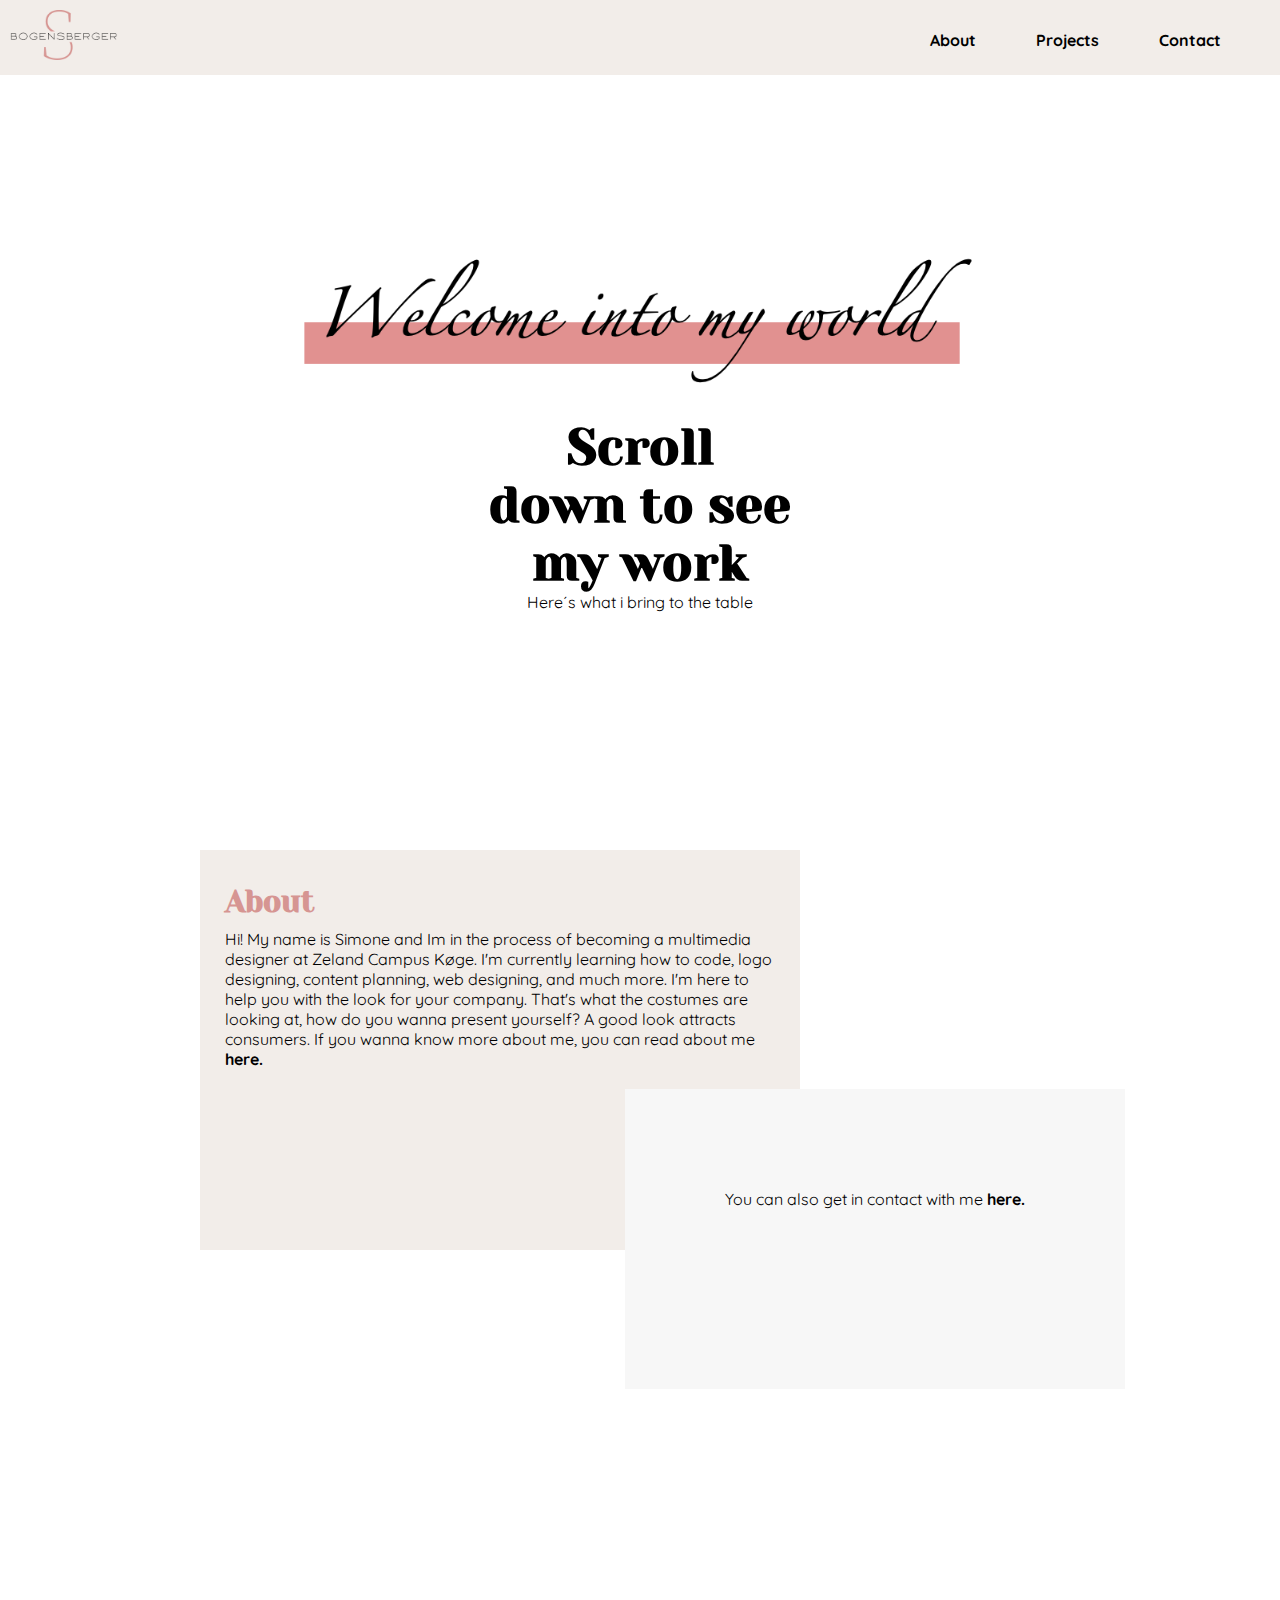
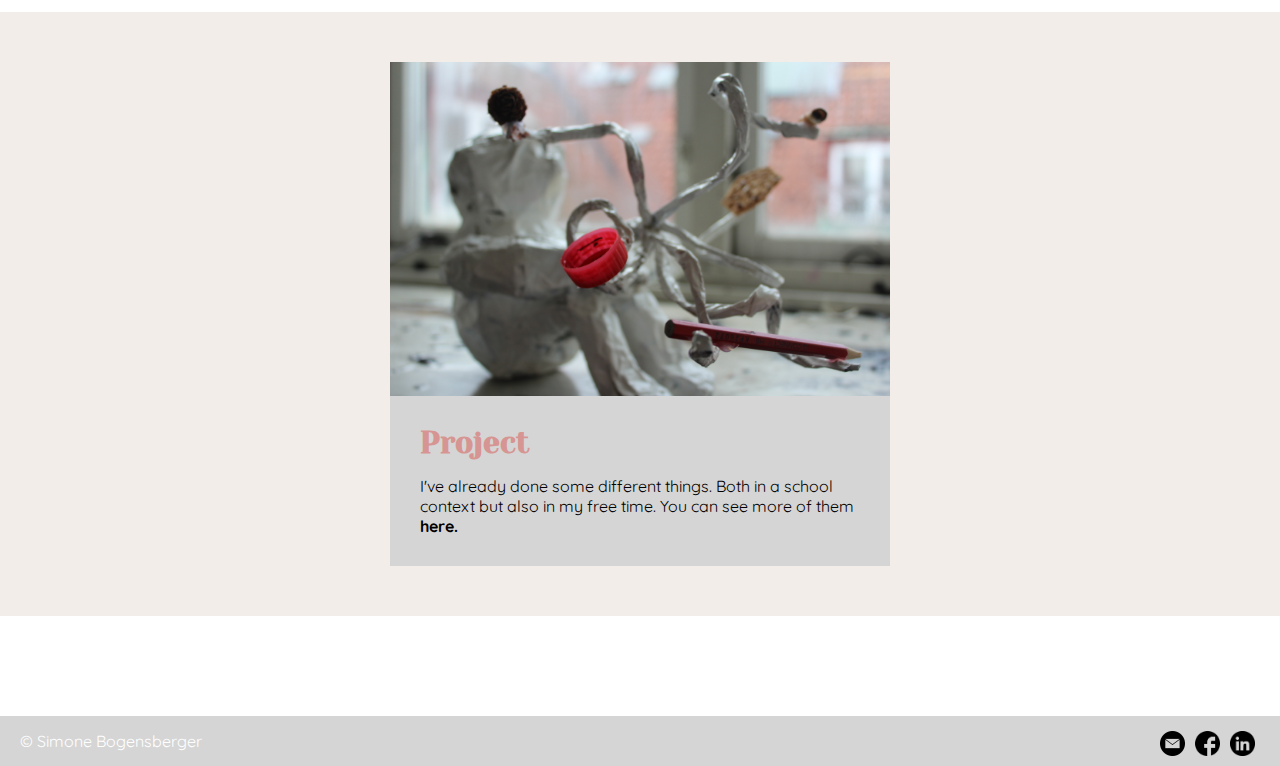
<file: Kodning/index.html>
<!DOCTYPE html>
<html lang="en" dir="ltr">

<head>
  <meta charset="utf-8">
  <meta name="viewport" content="width=device-width, initial-scale=1.0">
  <title>Simone Bogensberger</title>
  <link rel="icon" type="image/x-icon" href="favicon.ico">

  <link rel="stylesheet" href="style.css">
</head>

<header>
  <!--Header start - venstre side af menuen-->
  <a href="index.html"><img class="logo_image" src="logo_færdig.png" alt="logo"></a>


  <!--Burger menu - start-->
    <!--for at lave menuen er denne kilde brugt https://www.youtube.com/watch?v=sjrp1FEHnyA-->
  <input type="checkbox" class="menu_btn" id="menu_btn">
  <!--dette er det der gør man kan åbe og lukke menuen-->
  <label for="menu_btn" class="menu_icon"><span class="nav_icon"></span> </label>
  <!--Span er det man designer de tre burgermenu linjer på-->
  <ul class="menu">
    <li><a href="About.html">About </a></li>
    <li><a href="Project.html">Projects</a></li>
    <li><a href="contact.html">Contact </a></li>
  </ul>
  <!--Burger menu - slut-->
</header>

<main>

  <!--Første sektionm, dette man ser når man kommer ind START-->
  <section class="intro">
    <img class="intro_billede" src="welcome_done.png" alt="Welcome">
    <h2 class="intro_overskrift">Scroll </h2>
    <h2 class="intro_overskrift">down to see </h2>
    <h2 class="intro_overskrift">my work</h2>

    <p class="text_intro">Here´s what i bring to the table</p>
  </section>
  <!--SLUT-->

  <!--sektion om mig hvor man bliver sendt videre til "about" START-->
  <section class="om_mig">
        <h2 class="name_cv">About</h2>
        <p class="tekst_about_intro">Hi! My name is Simone and Im in the process of becoming a multimedia designer at Zeland Campus Køge.
          I'm currently learning how to code, logo designing, content planning, web designing, and much more. 
          I'm here to help you with the look for your company. That's what the costumes are looking at, how do you wanna
          present yourself? A good look attracts consumers. If you wanna know more about me, you can read about me 
          <a href="About.html"> <strong>here.</strong></a>
        </p>

        <p class="desktop_intro"> You can also get in contact 
          with me  <a href="contact.html"> <strong>here.</strong></a>
        </p>
  </section>
    <!--SLUT-->

  <!--sektion som henviser videre til "projekt" siden START-->
  <section class="project">
    <div class="project_billede">
      <img class="dukke" src="dukke.JPG" alt="project">

      <div class="tekst_project">
        <h2 class="name_project">Project</h2>
        <p class="tekst_projekt_intro">
          I've already done some different things. Both in a 
          school context but also in my free time. You can 
          see more of them
          <a href="Project.html">here.</a>
        </p>
      </div>
    </div>
  </section>
    <!--SLUT-->
</main>

<footer>
  <!--Iconerne er taget for icon-icons.com-->
  <p class="copyrigt">© Simone Bogensberger</p>
  <div class="sociale_medier">
    <div class="mail">
      <a href="mailto:simone.bogensberger@gmail.com" target="_blank"><img class="mail_logo" src="mail.png" alt="mail_logo"></a>
    </div>
    <div class="facebook">
      <a href="https://www.facebook.com/profile.php?id=1824813983"><img class="facebook_logo" src="facebook.png" alt="facebook_logo"></a>
    </div>
    <div class="linkedin">
      <a href="https://www.linkedin.com/in/simone-bogensberger-5313471b5/"><img class="linkedin_logo" src="linkedin.png" alt="linkedin_logo_logo"></a>
    </div>
  </div>
</footer>
</body>
</html>
</file>
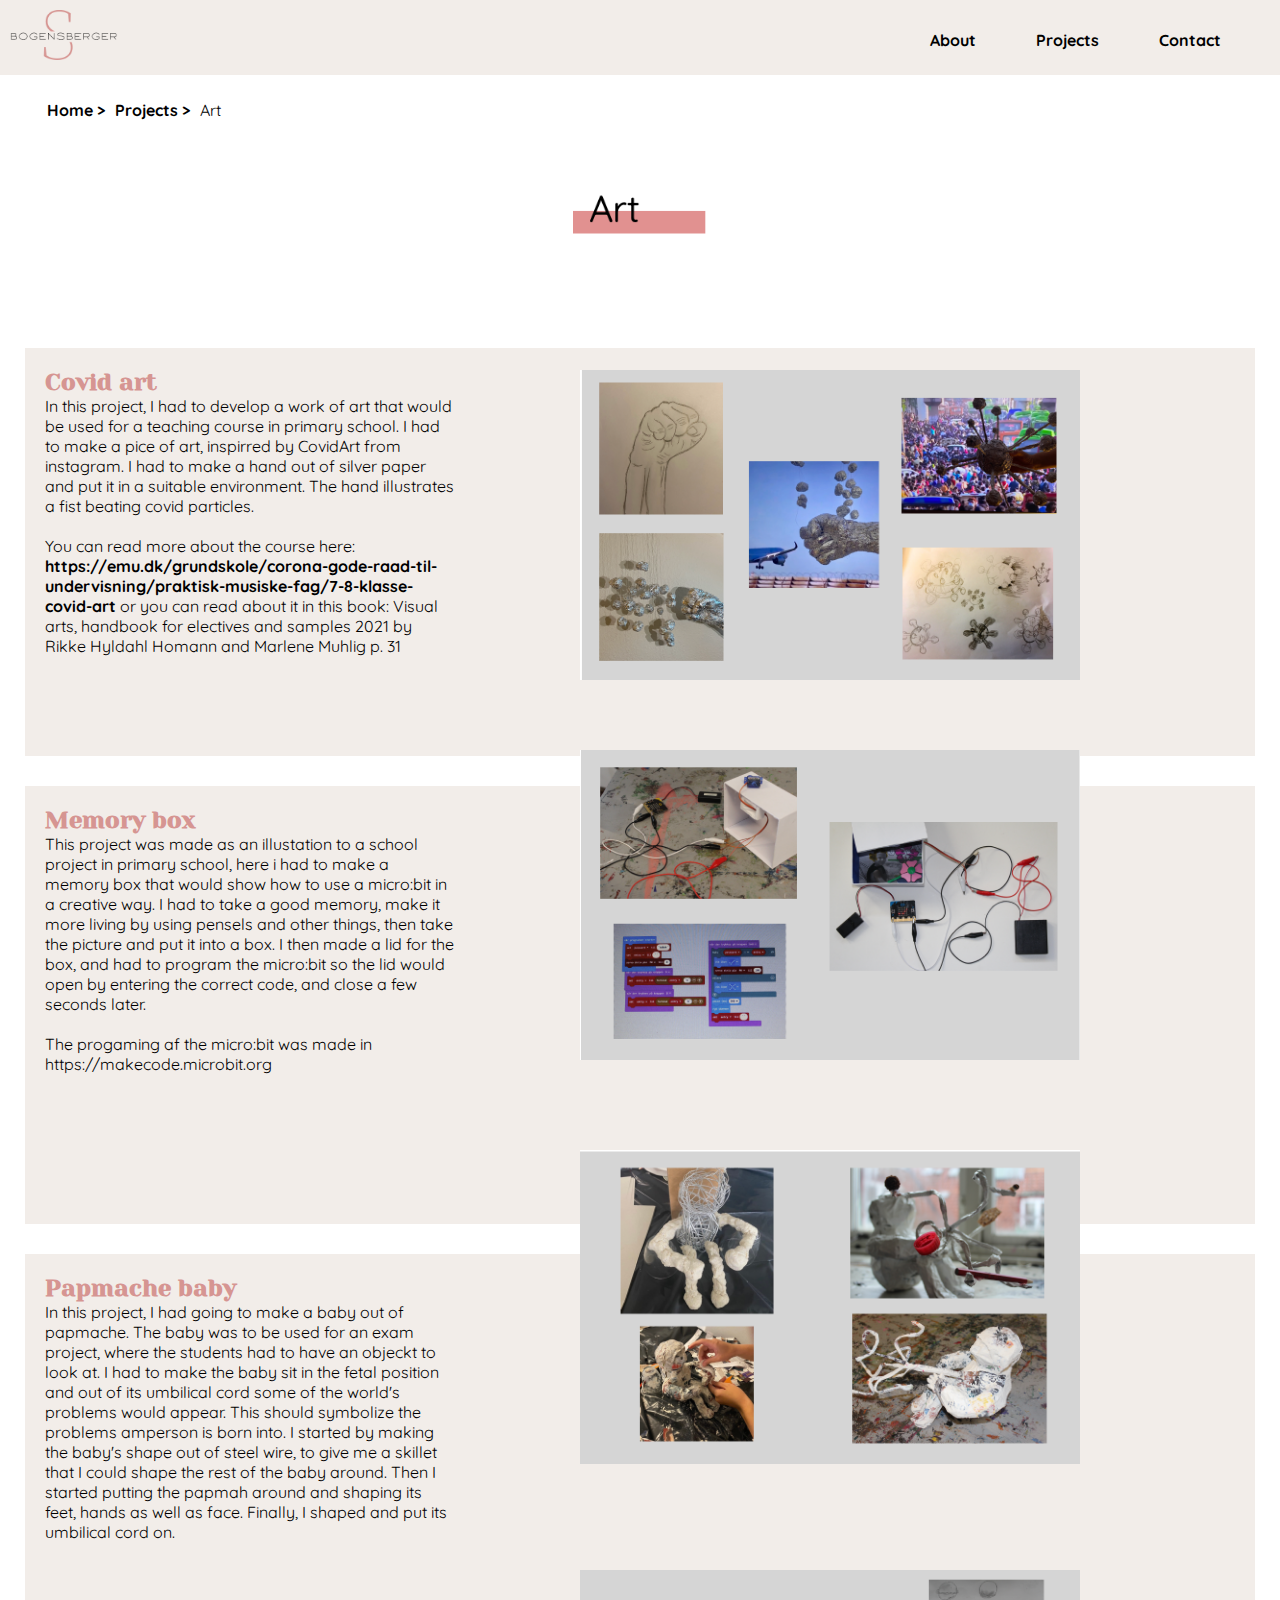
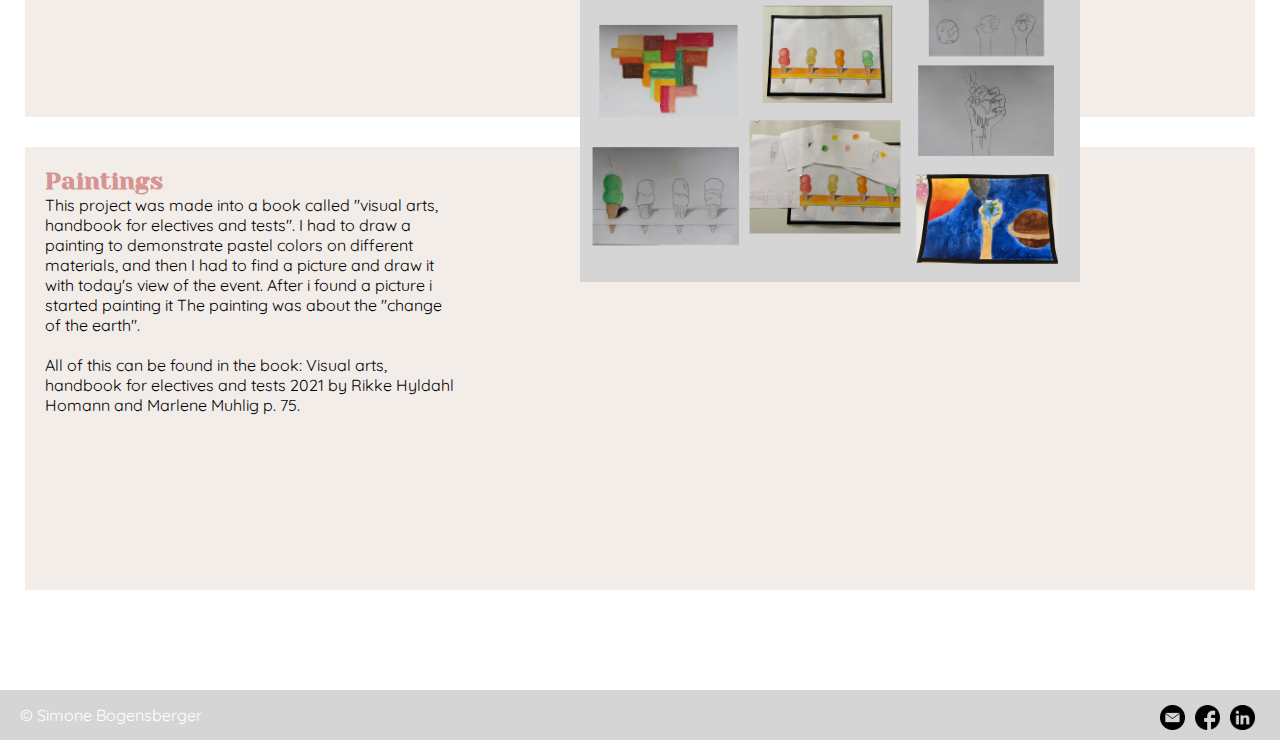
<file: Kodning/art.html>
<!DOCTYPE html>
<html lang="en" dir="ltr">

<head>
    <meta charset="utf-8">
    <meta name="viewport" content="width=device-width, initial-scale=1.0">
    <title>Art</title>
    <link rel="icon" type="image/x-icon" href="favicon.ico">

    <link rel="stylesheet" href="style.css">
</head>

<header>
    <!--Header start - venstre side af menuen-->
    <a href="index.html"><img class="logo_image" src="logo_færdig.png" alt="logo"></a>


    <!--Burger menu - start-->
    <!--for at lave menuen er denne kilde brugt https://www.youtube.com/watch?v=sjrp1FEHnyA-->
    <input type="checkbox" class="menu_btn" id="menu_btn">
    <!--dette er det der gør man kan åbe og lukke menuen-->
    <label for="menu_btn" class="menu_icon"><span class="nav_icon"></span> </label>
    <!--Span er det man designer de tre burgermenu linjer på-->
    <ul class="menu">
        <li><a href="About.html">About </a></li>
        <li><a href="Project.html">Projects</a></li>
        <li><a href="contact.html">Contact </a></li>
    </ul>
    <!--Burger menu - slut-->
</header>

<main>
    <!--brødkrummesti - start-->
    <nav class="breadcrumb">
        <ul>
            <li><a href="index.html">Home ></a></li>
            <li><a href="Project.html">Projects ></a></li>
            <li>Art</li>
        </ul>
    </nav>
    <!--brødkrummesti - slut-->

    <img class="overskrift_logo_art" src="art_overskrift.png" alt="overskrift_logo">

    <section>
        <div class="project_1-3">
            <div class="desktop_project_1">
                <div class="projekt1">
                    <h2>Covid art</h2>
                    <div>
                        <p> In this project, I had to develop
                            a work of art that would be used for
                            a teaching course in primary school.
                            I had to make a pice of art, inspirred by CovidArt
                            from instagram. I had to make a hand out of silver paper
                            and put it in a suitable environment.
                            The hand illustrates a fist beating covid particles.
                        </p>
                        <div class=deskatop_tekst_covid>
                            <!--dette er for at kunne lave mellemrum i desktop verison-->
                            <p> You can read more about the course here:
                                <a
                                    href="https://emu.dk/grundskole/corona-gode-raad-til-undervisning/praktisk-musiske-fag/7-8-klasse-covid-art">https://emu.dk/grundskole/corona-gode-raad-til-undervisning/praktisk-musiske-fag/7-8-klasse-covid-art</a>
                                or you can read about it in this book: Visual arts, handbook for electives
                                and samples 2021 by Rikke Hyldahl Homann
                                and Marlene Muhlig p. 31
                            </p>
                        </div>
                    </div>
                </div>
                <img src="covidart_billeder.png" alt="CovidArt" class="Covid_art">
            </div>
            <div class="desktop_project_2">
                <div class="projekt2">
                    <h2>Memory box</h2>
                    <p> This project was made as an illustation to a
                        school project in primary
                        school, here i had to make a
                        memory box that would show how
                        to use a micro:bit in a creative
                        way. I had to take a good memory, make it more living
                        by using pensels and other things, then take the picture
                        and put it into a box. I then made a lid for the box,
                        and had to program the micro:bit so the lid would open
                        by entering the correct code,
                        and close a few seconds later.
                    </p>
                    <p class="microbit_kilde">
                        The progaming af the micro:bit was
                        made in https://makecode.microbit.org
                    </p>
                </div>
                <img src="Micro_bit_billeder.png" alt="Micro:bit" class="Micro_bit_billede">

            </div>
        </div>
        <div class="project_1-3">
            <div class="desktop_project_1">
                <div class="projekt3">
                    <h2>Papmache baby</h2>
                    <p> In this project, I had going to make
                        a baby out of papmache. The baby
                        was to be used for an exam project,
                        where the students had to have an objeckt
                        to look at. I had to make the baby sit in the
                        fetal position and out of its umbilical cord
                        some of the world's problems would
                        appear. This should symbolize the
                        problems amperson is born into.
                        I started by making the baby's
                        shape out of steel wire, to give me a
                        skillet that I could shape the rest of
                        the baby around. Then I started putting
                        the papmah around and shaping its feet,
                        hands as well as face. Finally, I shaped
                        and put its umbilical cord on.
                    </p>
                </div>
                <img src="baby_billeder.png" alt="Baby" class="baby_billede">
            </div>
            <div class="desktop_project_2">
                <div class="projekt4">
                    <h2>Paintings </h2>
                    <p> This project was made into a book
                        called "visual arts, handbook for
                        electives and tests". I had to draw
                        a painting to demonstrate pastel
                        colors on different materials, and
                        then I had to find a picture and draw
                        it with today's view of the event.
                        After i found a picture i started painting it
                        The painting was about the "change of the
                        earth".
                    </p>
                    <p class="painting_desktop_tekst">
                        <!--dette er for at kunne lave mellemrum i desktop verison-->
                        All of this can be found in the
                        book: Visual arts, handbook for electives
                        and tests 2021 by Rikke Hyldahl Homann
                        and Marlene Muhlig p. 75.
                    </p>
                </div>
                <img src="maler_billeder.png" alt="Maleri" class="maler_billede">
            </div>
        </div>
    </section>
</main>
<footer>
    <!--Iconerne er taget for icon-icons.com-->
    <p class="copyrigt">© Simone Bogensberger</p>
    <div class="sociale_medier">
        <div class="mail">
            <a href="mailto:simone.bogensberger@gmail.com" target="_blank"><img class="mail_logo" src="mail.png"
                    alt="mail_logo"></a>
        </div>
        <div class="facebook">
            <a href="https://www.facebook.com/profile.php?id=1824813983"><img class="facebook_logo" src="facebook.png"
                    alt="facebook_logo"></a>
        </div>
        <div class="linkedin">
            <a href="https://www.linkedin.com/in/simone-bogensberger-5313471b5/"><img class="linkedin_logo"
                    src="linkedin.png" alt="linkedin_logo_logo"></a>
        </div>
    </div>
</footer>
</body>
</html>
</file>
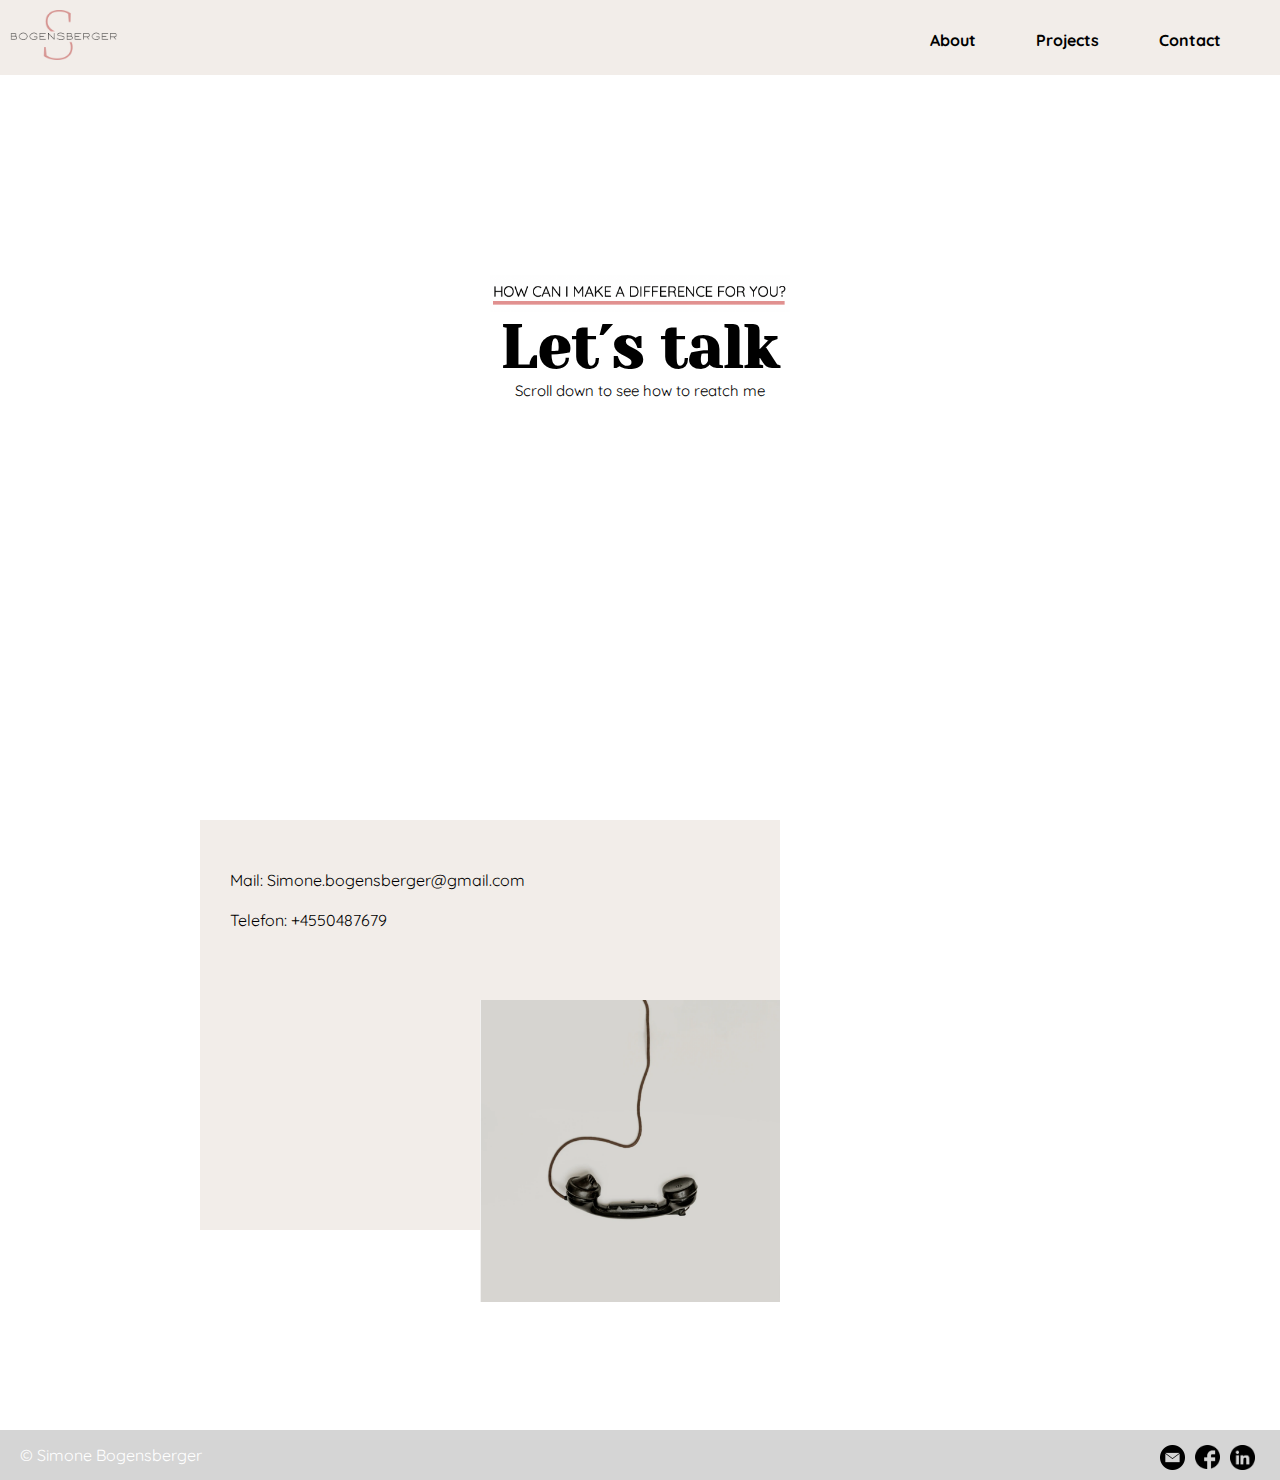
<file: Kodning/contact.html>
<!DOCTYPE html>
<html lang="en" dir="ltr">

<head>
    <meta charset="utf-8">
    <meta name="viewport" content="width=device-width, initial-scale=1.0">
    <title>Contact</title>
    <link rel="icon" type="image/x-icon" href="favicon.ico">

    <link rel="stylesheet" href="style.css">
</head>

<header>
    <!--Header start - venstre side af menuen-->
    <a href="index.html"><img class="logo_image" src="logo_færdig.png" alt="logo"></a>

    <!--Burger menu - start-->
    <!--for at lave menuen er denne kilde brugt https://www.youtube.com/watch?v=sjrp1FEHnyA-->
    <input type="checkbox" class="menu_btn" id="menu_btn">
    <!--dette er det der gør man kan åbe og lukke menuen-->
    <label for="menu_btn" class="menu_icon"><span class="nav_icon"></span> </label>
    <!--Span er det man designer de tre burgermenu linjer på-->
    <ul class="menu">
        <li><a href="About.html">About </a></li>
        <li><a href="Project.html">Projects</a></li>
        <li><a href="contact.html">Contact </a></li>
    </ul>
    <!--Burger menu - slut-->
</header>

<main>
    <section class="contact">
        <img class="lets-talk" src="talk.png" alt="lets talk">
        <h2 class="talk_tekst">Let´s talk</h2>
        <p class="talk_small">Scroll down to see how to reatch me </p>
    </section>

    <section>
        <div class="kontakt_info">
            <p class="mail_info">Mail: Simone.bogensberger@gmail.com</p>
            <p class="tel_info">Telefon: +4550487679</p>
        </div>
        <!--billede taget fra unsplash.com-->
        <img class="kontakt_img" src="Contact.png" alt="Telefon">
    </section>
</main>

<footer>
    <!--Iconerne er taget for icon-icons.com-->
    <p class="copyrigt">© Simone Bogensberger</p>
    <div class="sociale_medier">
        <div class="mail">
            <a href="mailto:simone.bogensberger@gmail.com" target="_blank"><img class="mail_logo" src="mail.png"
                    alt="mail_logo"></a>
        </div>
        <div class="facebook">
            <a href="https://www.facebook.com/profile.php?id=1824813983"><img class="facebook_logo" src="facebook.png"
                    alt="facebook_logo"></a>
        </div>
        <div class="linkedin">
            <a href="https://www.linkedin.com/in/simone-bogensberger-5313471b5/"><img class="linkedin_logo"
                    src="linkedin.png" alt="linkedin_logo_logo"></a>
        </div>
    </div>
</footer>
</body>
</html>
</file>
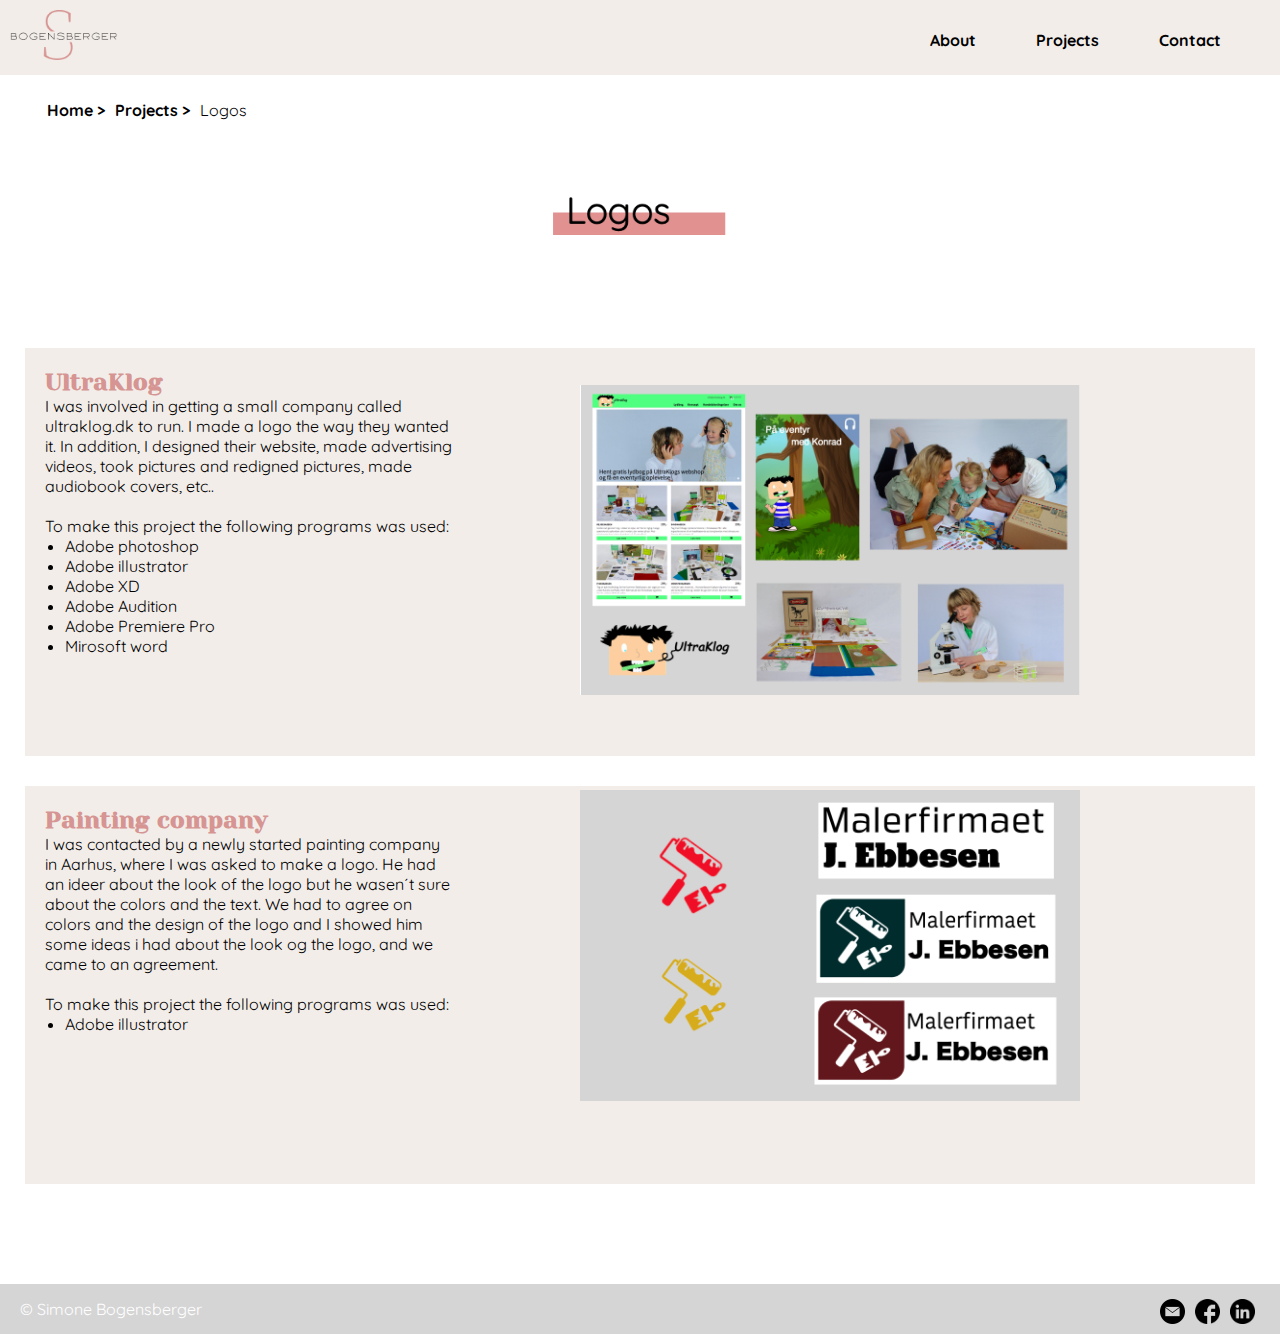
<file: Kodning/logo.html>
<!DOCTYPE html>
<html lang="en" dir="ltr">

<head>
    <meta charset="utf-8">
    <meta name="viewport" content="width=device-width, initial-scale=1.0">
    <title>Logos</title>
    <link rel="icon" type="image/x-icon" href="favicon.ico">

    <link rel="stylesheet" href="style.css">
</head>

<header>
    <!--Header start - venstre side af menuen-->
    <a href="index.html"><img class="logo_image" src="logo_færdig.png" alt="logo"></a>


    <!--Burger menu - start-->
    <!--for at lave menuen er denne kilde brugt https://www.youtube.com/watch?v=sjrp1FEHnyA-->
    <input type="checkbox" class="menu_btn" id="menu_btn">
    <!--dette er det der gør man kan åbe og lukke menuen-->
    <label for="menu_btn" class="menu_icon"><span class="nav_icon"></span> </label>
    <!--Span er det man designer de tre burgermenu linjer på-->
    <ul class="menu">
        <li><a href="About.html">About </a></li>
        <li><a href="Project.html">Projects</a></li>
        <li><a href="contact.html">Contact </a></li>
    </ul>
    <!--Burger menu - slut-->
</header>

<main>
 <!--brødkrummesti - start-->
    <nav class="breadcrumb">
        <ul>
            <li><a href="index.html">Home ></a></li>
            <li><a href="Project.html">Projects ></a></li>
            <li>Logos</li>
        </ul>
    </nav>
 <!--brødkrummesti - slut-->

 <!--intro på siden - start-->
    <img class="overskrift_logo" src="Logos_overskrift.png" alt="overskrift_logo">
<!--intro på siden - slut-->

    <section>
        <div class=project_1-3>
            <div class="desktop_project_1">
                <div class="projekt1">
                    <h2>UltraKlog</h2>
                    <p> I was involved in getting a small
                        company called ultraklog.dk to run.
                        I made a logo the way they wanted it.
                        In addition, I designed their website,
                        made advertising videos, took pictures
                        and redigned pictures, made audiobook
                        covers, etc..</p>
                    <div class=dekstop_tekst> <!--dette er for at kunne lave mellemrum i desktop verison-->
                        <p>To make this project the following programs was used: </p>
                        <ul class="liste_adobe">
                            <li>Adobe photoshop</li>
                            <li>Adobe illustrator</li>
                            <li>Adobe XD</li>
                            <li>Adobe Audition</li>
                            <li>Adobe Premiere Pro</li>
                            <li>Mirosoft word </li>
                        </ul>
                    </div>
                </div>
                <img src="ultraklog_side.png" alt="ultraklog" class="ultraklog_billede">

            </div>

            <div class="desktop_project_1">
                <div class="projekt2">
                    <h2>Painting company</h2>
                    <p> I was contacted by a newly
                        started painting company in Aarhus,
                        where I was asked to make a logo. He had an ideer
                        about the look of the logo but he wasen´t sure
                        about the colors and the text. We
                        had to agree on colors and the design
                        of the logo and I showed him some ideas i had about the
                        look og the logo, and we came to an agreement.</p>
                    <div class=dekstop_tekst> <!--dette er for at kunne lave mellemrum i desktop verison-->
                        <p> To make this project the following programs was used:</p>
                        <ul class="liste_adobe">
                            <li>Adobe illustrator</li>
                        </ul>
                    </div>
                </div>
                <img src="malerfirma_billede.png" alt="ultraklog" class="malerfirma_billede">
            </div>
        </div>
    </section>
</main>

<footer>
    <!--Iconerne er taget for icon-icons.com-->
    <p class="copyrigt">© Simone Bogensberger</p>
    <div class="sociale_medier">
        <div class="mail">
            <a href="mailto:simone.bogensberger@gmail.com" target="_blank"><img class="mail_logo" src="mail.png"
                    alt="mail_logo"></a>
        </div>
        <div class="facebook">
            <a href="https://www.facebook.com/profile.php?id=1824813983"><img class="facebook_logo" src="facebook.png"
                    alt="facebook_logo"></a>
        </div>
        <div class="linkedin">
            <a href="https://www.linkedin.com/in/simone-bogensberger-5313471b5/"><img class="linkedin_logo"
                    src="linkedin.png" alt="linkedin_logo_logo"></a>
        </div>
    </div>
</footer>
</body>
</html>
</file>
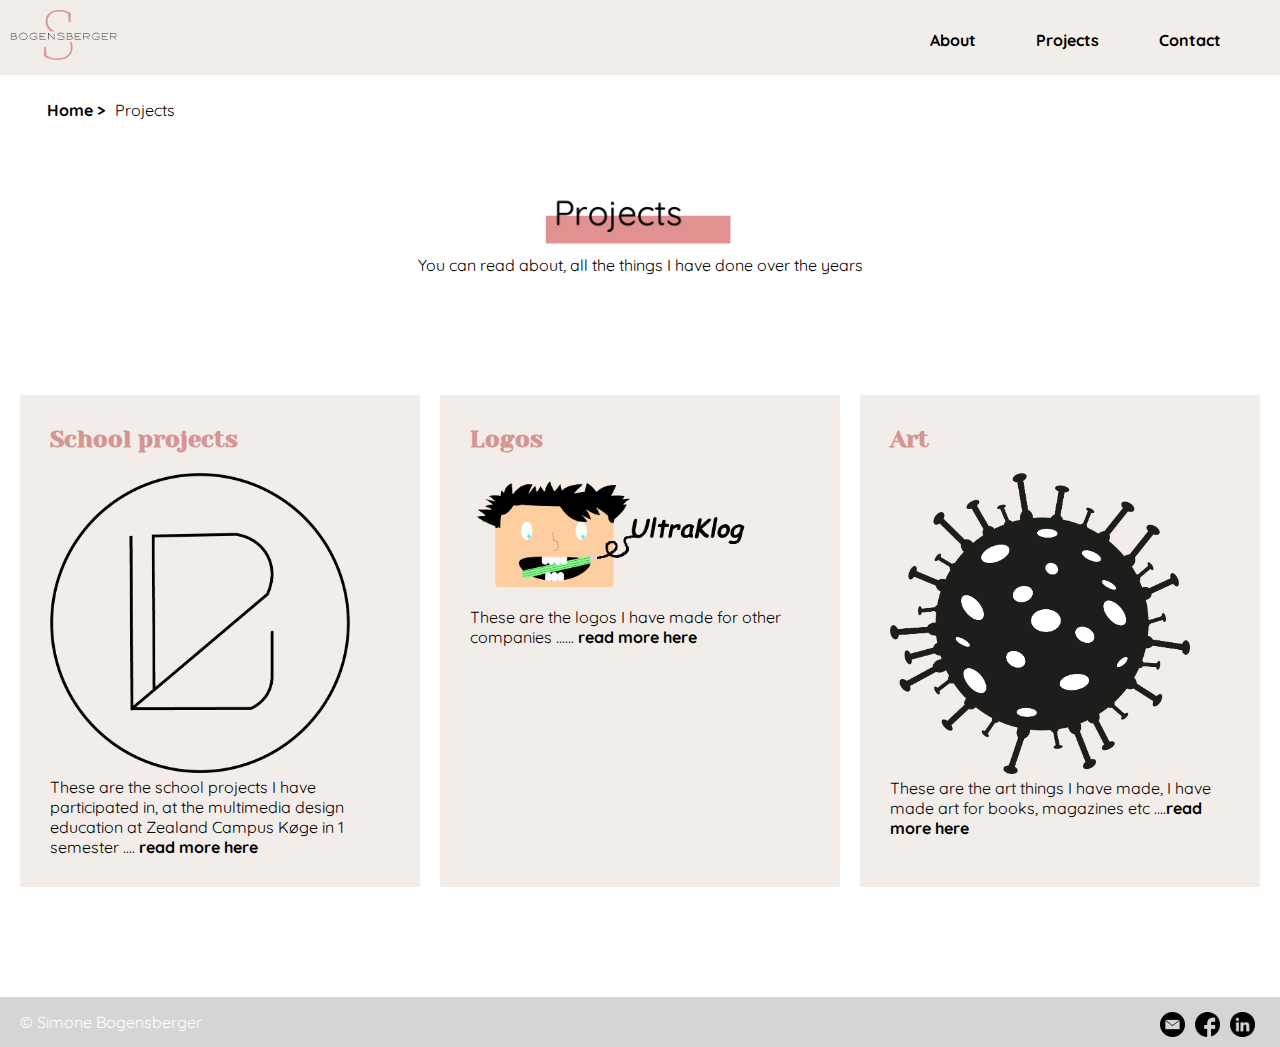
<file: Kodning/Project.html>
<!DOCTYPE html>
<html lang="en" dir="ltr">

<head>
    <meta charset="utf-8">
    <meta name="viewport" content="width=device-width, initial-scale=1.0">
    <title>Projects</title>
    <link rel="icon" type="image/x-icon" href="favicon.ico">

    <link rel="stylesheet" href="style.css">
</head>

<header>
    <!--Header start - venstre side af menuen-->
    <a href="index.html"><img class="logo_image" src="logo_færdig.png" alt="logo"></a>

    <!--Burger menu - start-->
    <!--for at lave menuen er denne kilde brugt https://www.youtube.com/watch?v=sjrp1FEHnyA-->
    <input type="checkbox" class="menu_btn" id="menu_btn">
    <!--dette er det der gør man kan åbe og lukke menuen-->
    <label for="menu_btn" class="menu_icon"><span class="nav_icon"></span> </label>
    <!--Span er det man designer de tre burgermenu linjer på-->
    <ul class="menu">
        <li><a href="About.html">About </a></li>
        <li><a href="Project.html">Projects</a></li>
        <li><a href="contact.html">Contact </a></li>
    </ul>
    <!--Burger menu - slut-->
</header>

<main>
    <!--brødkrummesti - start-->
    <nav class="breadcrumb">
        <ul>
            <li><a href="index.html">Home ></a></li>
            <li> Projects</li>
        </ul>
    </nav>
    <!--brødkrummesti - slut-->

    <!---indledning og overskrift til siden - start-->
    <img class="overskrift_projekt" src="projekt_overskrift.png" alt="overskrift_projekt">
    <p class="project_text">
        You can read about, all the
        things I have done over the years </p>
    <!---indledning og overskrift til siden - slut-->

    <!--sektion med smutvej til undersiderne - start-->
    <section class="project_section_all">
        <div class="project_all">
            <div class="project_alle">
                <div class="Skoleprojekter">
                    <h2 class="pro">School projects</h2>
                    <a href="school_projects.html">
                        <img src="logo.ivk.png" class="dans_logo" alt="School logo"></a>
                    <p class=tekst_projekt_>
                        These are the school projects
                        I have participated in, at the
                        multimedia design education at
                        Zealand Campus Køge in 1 semester .... <a href="school_projects.html">read more here</a>
                    </p>
                </div>
                <div class="Logos">
                    <h2 class="pro">Logos</h2>
                    <a href="logo.html">
                        <img src="ultraklog_logo.png" class="dans_logo" alt="Logos"></a>
                    <p class=tekst_projekt_>
                        These are the logos I have made
                        for other companies ...... <a href="logo.html">read more here</a>
                    </p>
                </div>
                <div class="Art">
                    <h2 class="pro">Art</h2>
                    <a href="art.html">
                        <img src="Viruspng.png" class="dans_logo" alt="Art logo" href="art.html"></a>
                    <p class=tekst_projekt_>
                        These are the art things I have made,
                        I have made art for books, magazines
                        etc ....<a href="art.html">read more here</a>
                    </p>
                </div>
            </div>
        </div>
    </section>
    <!--sektion med smutvej til undersiderne - slut-->
</main>

<footer>
    <!--Iconerne er taget for icon-icons.com-->
    <p class="copyrigt">© Simone Bogensberger</p>
    <div class="sociale_medier">
        <div class="mail">
            <a href="mailto:simone.bogensberger@gmail.com" target="_blank"><img class="mail_logo" src="mail.png"
                    alt="mail_logo"></a>
        </div>
        <div class="facebook">
            <a href="https://www.facebook.com/profile.php?id=1824813983"><img class="facebook_logo" src="facebook.png"
                    alt="facebook_logo"></a>
        </div>
        <div class="linkedin">
            <a href="https://www.linkedin.com/in/simone-bogensberger-5313471b5/"><img class="linkedin_logo"
                    src="linkedin.png" alt="linkedin_logo_logo"></a>
        </div>
    </div>
</footer>
</body>
</html>
</file>
<file: Kodning/style.css>
:root {
    --hvid: #fff;
    --cream: #F2EDE9;
    --grå: #D5D5D5;
    --mørkegrå: #858585;
    --lysegrå: #F7F7F7;
    --sort: #0000;
    --pastel: #D69592;
}

/*Mine to fonter jeg bruger på mine sidder*/
@font-face {
    font-family: YesevaOne;
    src: url(YesevaOne-Regular.ttf);
}

@font-face {
    font-family: Quicksand;
    src: url(Quicksand-VariableFont_wght.ttf);
}

/*Generalle ting om hele siden*/
* {
    padding: 0px;
    margin: 0px;
    font-family: Quicksand;
    box-sizing: border-box;
}

h2 {
    color: var(--pastel);
    font-family: YesevaOne;
}

/*style til header START*/
/*Generalle ting om header*/
header {
    background-color: var(--cream);
    height: 75px;
    width: 100%;
    position: relative;
}

/*Dropwon menuen på telefon*/
/*for at lave denne er denne kilde brugt https://www.youtube.com/watch?v=bO9qHAhXbVA*/
a {
    color: var(--sort);
}

header ul {
    margin: 0;
    padding: 0;
    list-style: none;
    overflow: hidden;
    background-color: var(--grå);
    position: absolute;
    width: 100%;
    margin-top: 70px;
}

header ul a {
    display: block;
    padding: 20px;
    text-decoration: none;
}

header ul a:hover {
    background-color: var(--mørkegrå);
}

header .menu {
    clear: both;
    max-height: 0;
    transition: max-height .2s;
}

header .menu_icon {
    padding: 28px 20px;
    position: relative;
    /*den her skal være relavtiv så vi på barnet kan bruge absalut og på den måde rykke rundt på tingene*/
    float: right;
    cursor: pointer;
    margin-right: 20px;
    margin-top: 10px;
}

/*Styler de tre linjer de giver burgermenu iconet */
header .menu_icon .nav_icon {
    background-color: var(--mørkegrå);
    display: block;
    height: 3px;
    width: 20px;
    position: absolute;
}

header .menu_icon .nav_icon:before {
    background-color: var(--mørkegrå);
    content: ""; /*Man laver en tom content for at have noget at style på*/
    display: block;
    height: 100%;
    position: absolute;
    width: 100%;
    top: 5px;
}

header .menu_icon .nav_icon:after {
    background-color: var(--mørkegrå);
    content: "";/*Man laver en tom content for at have noget at style på*/
    display: block;
    height: 100%;
    position: absolute;
    width: 100%;
    top: -5px;
}

header .menu_btn {
    display: none;
}

header .menu_btn:checked~.menu {
    max-height: 240px;
}
/*style af nav SLUT*/

/*Logo*/
.logo_image {
    float: left;
    display: block;
    height: 60px;
    width: auto;
    margin-right: 20px;
    padding-left: 10px;
    padding-top: 10px;
}
/*style til header SLUT*/

/*Style til forside START*/
/*style til introen på forsiden*/
/*Brønkrummesti START*/
.breadcrumb {
    margin-top: 10px;
}

.breadcrumb ul {
    margin: 0;
    padding: 10px 42px;
    list-style: none;
    display: flex;
}

.breadcrumb li {
    padding: 5px;
}
/*Brønkrummesti SLUT*/
/*style til introen slut*/

.intro_billede {
    width: 350px;
    margin-top: 200px;
    margin-left: 30px;
    margin-right: 30px;
    margin-bottom: 0;
}

.intro_overskrift {
    text-align: center;
    font-weight: bold;
    margin-left: 60px;
    margin-right: 60px;
    color: black;
}

.text_intro {
    text-align: center;
    margin-bottom: 300px;
}

/*style til project smutvej*/
.project {
    background-color: var(--cream);
    padding: 50px;
}

.project_bilede {
    padding-left: 40px;
}

.dukke {
    width: 300px;
}

.tekst_project {
    background-color: var(--grå);
    padding: 30px;
    width: 300px;
}

.name_project {
    font-size: 30px;
    position: absolute;
}

/*style til smutvej SLUT*/

/*style på cv genvej START*/
.om_mig {
    padding-top: 25px;
    padding-left: 25px;
    padding-right: 25px;
    margin-left: auto;
    margin-right: auto;
    display: block;
    margin-bottom: 50px;
    background-color: var(--cream);
    text-align: left;
    width: 300px;
    height: 400px;
}

.name_cv {
    font-size: 30px;
    padding-top: 10px;
}

.desktop_intro {
    visibility: hidden;
}

.tekst_about_intro {
    padding-top: 10px;
    padding-bottom: 20px;
}

.school_img {
    padding-top: 100px;
    width: 300px;
    position: right;
    position: absolute;
    margin: 10px;
}

.tekst_projekt_intro {
    padding-top: 50px;
}

.læs_cv {
    padding-top: 50px;
    padding-left: 30px;
    text-decoration: none;
    color: black;
}

/*style genvej SLUT*/
/*Style til forside SLUT*/

/*Style til "about" START*/

.about_overskrift,
.education_overskrift,
.CV_overskrift {
    margin-top: 30px;
    padding-bottom: 10px;
    color: var(--pastel);
    font-weight: bold;
}

.about_me_text {
    background-color: var(--lysegrå);
    padding: 30px;
    margin-left: 50px;
}

.ME_billede {
    position: relative;
    width: 200px;
    margin-top: 10px;
}

.edu_text {
    background-color: var(--cream);
    margin-right: 50px;
    padding: 30px;
    padding-top: 10px;
    margin-top: 30px;
}

.cv_about {
    background-color: var(--grå);
    margin-top: 30px;
    padding: 30px;
    padding-bottom: 100px;
}

.skills_list {
    padding-left: 15px;
    padding-top: 20px;
}

.kanp {
    margin-right: auto;
    margin-left: auto;
    display: block;
    padding-top: 20px;
    padding: 10px 20px;
    text-align: center;
    text-decoration: none;
    display: inline-block;
    margin-top: 30px;
    margin-bottom: 100px;
    font-weight: bold;
    background-color: var(--hvid);
    border: 2px solid var(--lysegrå);
    box-shadow: 4px 4px var(--mørkegrå);
    cursor: pointer;
}
/*Style til "about" SLUT*/

/*Style project START*/
/*Indlednign på siden START*/
.overskrift_projekt {
    width: 200px;
    display: block;
    margin-left: auto;
    margin-right: auto;
    margin-top: 50px;
}

.project_text {
    margin: 30px;
    display: block;
    margin-left: 80px;
    margin-right: 80px;
    margin-bottom: 100px;
    margin-top: 0px;
}
/*Indlednign på siden SLUT*/


.project_alle {
    display: flex;
    flex-direction: column;
}

.Skoleprojekter,
.Logos,
.Art {
    margin: 25px;
    padding: 30px;
}

.pro {
    color: var(--pastel);
    padding-bottom: 20px;
}

.dans_logo {
    width: 300px;
    text-align: center;
}

.Skoleprojekter {
    background-color: var(--cream);
    margin-left: 0;
}

.Logos {
    background-color: var(--lysegrå);
    margin-right: 0;
}

.Art {
    background-color: var(--grå);
    margin-left: 0;
}

a {
    text-decoration: none;
    color: black;
    font-weight: bold;
    cursor: pointer;
}
/*Style project SLUT*/

/*Undersider til projekt START*/
.overskrift {
    width: 300px;
    margin: 30px;
    display: block;
    margin-left: auto;
    margin-right: auto;
    margin-bottom: 100px;
    margin-top: 50px;
}

.overskrift_logo {
    width: 190px;
    margin: 30px;
    display: block;
    margin-left: auto;
    margin-right: auto;
    margin-bottom: 100px;
    margin-top: 50px;
}

.overskrift_logo_art {
    width: 150px;
    margin: 30px;
    display: block;
    margin-left: auto;
    margin-right: auto;
    margin-bottom: 100px;
    margin-top: 50px;
}

.liste_adobe {
    margin-left: 20px;
}

.projekt1 {
    background-color: var(--cream);
    margin-left: 25px;
    margin-top: 30px;
    padding: 20px;
    padding-bottom: 40px;
}

.dans_billede,
.ultraklog_billede,
.Covid_art,
.baby_billede {
    width: 390px;
    display: block;
    margin-left: auto;
    margin-bottom: 60px;
}

.projekt2 {
    background-color: var(--cream);
    margin-right: 25px;
    margin-top: 30px;
    padding: 20px;
    padding-bottom: 40px;
}

.iværksætter_billede,
.malerfirma_billede,
.Micro_bit_billede,
.maler_billede {
    width: 390px;
    text-align: left;
    margin-bottom: 60px;
}

.projekt3 {
    background-color: var(--cream);
    margin-left: 25px;
    margin-top: 30px;
    padding: 20px;
    padding-bottom: 40px;
}

.projekt4 {
    background-color: var(--cream);
    margin-right: 25px;
    margin-top: 30px;
    padding: 20px;
    padding-bottom: 40px;
}

.video_ {
    width: 390px;
    height: 200px;
    margin-right: 0;
}
/*Undersider til projekt SLUT*/

/*Style contact START*/
.lets-talk {
    width: 300px;
    margin-top: 200px;
    display: block;
    margin-left: auto;
    margin-right: auto;
}

.talk_tekst {
    font-size: 60px;
    text-align: center;
    color: black;
}

.talk_small {
    text-align: center;
    font-size: 15px;
}

.kontakt_info {
    background-color: var(--cream);
    margin-top: 400px;
    padding: 30px;
    margin-right: 50px;
    padding-top: 50px;
    position: relative;
    padding-bottom: 300px;
    margin-bottom: 200px;
}

.kontakt_img {
    width: 300px;
    margin-bottom: 50px;
    position: absolute;
    right: 0;
    top: 1000px;
}

.mail_info {
    padding-bottom: 20px;
}
/*Style contact SLUT*/


/*Fotter start*/
footer {
    background-color: var(--grå);
    width: 100%;
    color: var(--hvid);
    margin-top: 100px;
    bottom: 0;
    height: 50px;
    clear: both;
    display: flex;
    justify-content: space-between;
}

.copyrigt {
    text-align: left;
    color: var(--hvid);
    padding-top: 15px;
    padding-left: 20px;
}

.sociale_medier {
    display: flex;
    justify-content: flex-end;
    padding: 10px;
    padding-right: 20px;
}

.mail_logo,
.facebook_logo,
.linkedin_logo {
    width: 25px;
    margin: 5px;
}
/*Footer slut*/

@media screen and (min-width: 720px) {
    /*Nav start*/
    header li {
        float: left;
    }

    header li a {
        padding: 20px 30px;
    }

    header .menu {
        clear: none;
        float: right;
        max-height: none;
        margin-left: 900px;
        margin-top: 10px;
    }

    header .menu_icon {
        display: none;
    }

    header ul {
        background-color: var(--cream);
        width: 400px;
    }
    /*Nav SLUT*/

    /*Forside START*/
    .intro_billede {
        margin-left: auto;
        margin-right: auto;
        display: block;
        width: 700px;
        margin-top: 150px;
    }

    .intro_overskrift {
        font-size: 50px;
    }

    .tekst_cv {
        margin-right: 20px;
        width: 700px;
        padding: 50px;
        margin-left: 400px;
    }

    .om_mig {
        width: 600px;
        position: absolute;
        top: 850px;
        left: 200px;
    }

    .desktop_intro {
        visibility: inherit;
        width: 500px;
        height: 300px;
        background-color: var(--lysegrå);
        position: relative;
        padding: 100px;
        left: 400px;

    }

    .project {
        margin-top: 1000px;
    }
    /*Forside SLUT*/

    /* About start*/
    .about_me_text {
        margin-left: 600px;
        padding-bottom: 100px;
    }

    .about_text,
    .about_overskrift {
        padding-left: 100px;
    }

    .education_overskrift {
        margin-top: 30px;
        padding-bottom: 10px;
    }

    .edu_text {
        margin-right: 600px;
        padding-left: 100px;
        padding-bottom: 200px;
        padding-right: 100px;
    }

    .ME_billede {
        margin-left: 300px;
        margin-top: 70px;
    }

    .cv_about {
        margin-left: 600px;
        padding-bottom: 200px;
    }

    .project_text {
        text-align: center;
    }
    /* About SLUT*/

    /*Projects START*/
    .Skoleprojekter,
    .Logos,
    .Art {
        display: inline-block;
        width: 400px;
    }

    .project_alle {
        display: flex;
        flex-direction: row;
        margin-right: auto;
        margin-left: auto;
    }

    /*Projects SLUT*/

    /*style af undersiderne: schoolprojekts, logos og art START*/
    .dukke,
    .tekst_project {
        margin-left: auto;
        margin-right: auto;
        display: block;
        width: 500px;
    }

    .project_all {
        display: flex;
        flex-direction: row;
    }

    .liste_adobe {
        margin-left: 20px;
    }

    .Skoleprojekter,
    .Logos,
    .Art {
        margin: 10px;
        margin-top: 20px;
        background-color: var(--cream);
    }

    .dekstop_tekst,
    .deskatop_tekst_covid,
    .microbit_kilde,
    .painting_desktop_tekst {
        display: block;
        padding-top: 20px;
    }

    .projekt1 {
        margin-right: 0px;
        padding-bottom: 100px;
        margin-right: 25px;
        padding-right: 800px;

    }

    .ultraklog_billede {
        width: 500px;
        position: absolute;
        right: 200px;
        top: 385px;
    }

    .Covid_art {
        width: 500px;
        position: absolute;
        right: 200px;
        top: 370px;
    }

    .dans_billede {
        width: 500px;
        position: absolute;
        right: 200px;
        top: 385px;
    }

    .projekt2 {
        margin-left: 25px;
        margin-right: 25px;
        padding-bottom: 150px;
        padding-right: 800px;
    }

    .malerfirma_billede {
        width: 500px;
        position: absolute;
        right: 200px;
        top: 790px;
    }

    .Micro_bit_billede {
        width: 500px;
        position: absolute;
        right: 200px;
        top: 750px;
    }

    .iværksætter_billede {
        width: 500px;
        position: absolute;
        right: 200px;
        top: 850px;
    }

    .projekt3 {
        margin-left: 25px;
        margin-right: 25px;
        padding-bottom: 175px;
        padding-right: 800px;
    }

    .baby_billede {
        width: 500px;
        position: absolute;
        right: 200px;
        top: 1150px;
    }

    .video_ {
        width: 500px;
        height: 300px;
        position: absolute;
        right: 200px;
        top: 1350px;
    }

    .projekt4 {
        margin-left: 25px;
        margin-right: 25px;
        padding-bottom: 175px;
        padding-right: 800px;
    }

    .maler_billede {
        width: 500px;
        position: absolute;
        right: 200px;
        top: 1570px;
    }
    /*style af undersiderne: schoolprojekts, logos og art slut*/

    .kontakt_info {
        margin-top: 420px;
        margin-left: 200px;
        margin-right: 500px;
    }

    .kontakt_img {
        margin-right: 500px;
    }

}

/*Media: desktop SLUT*/
</file>
